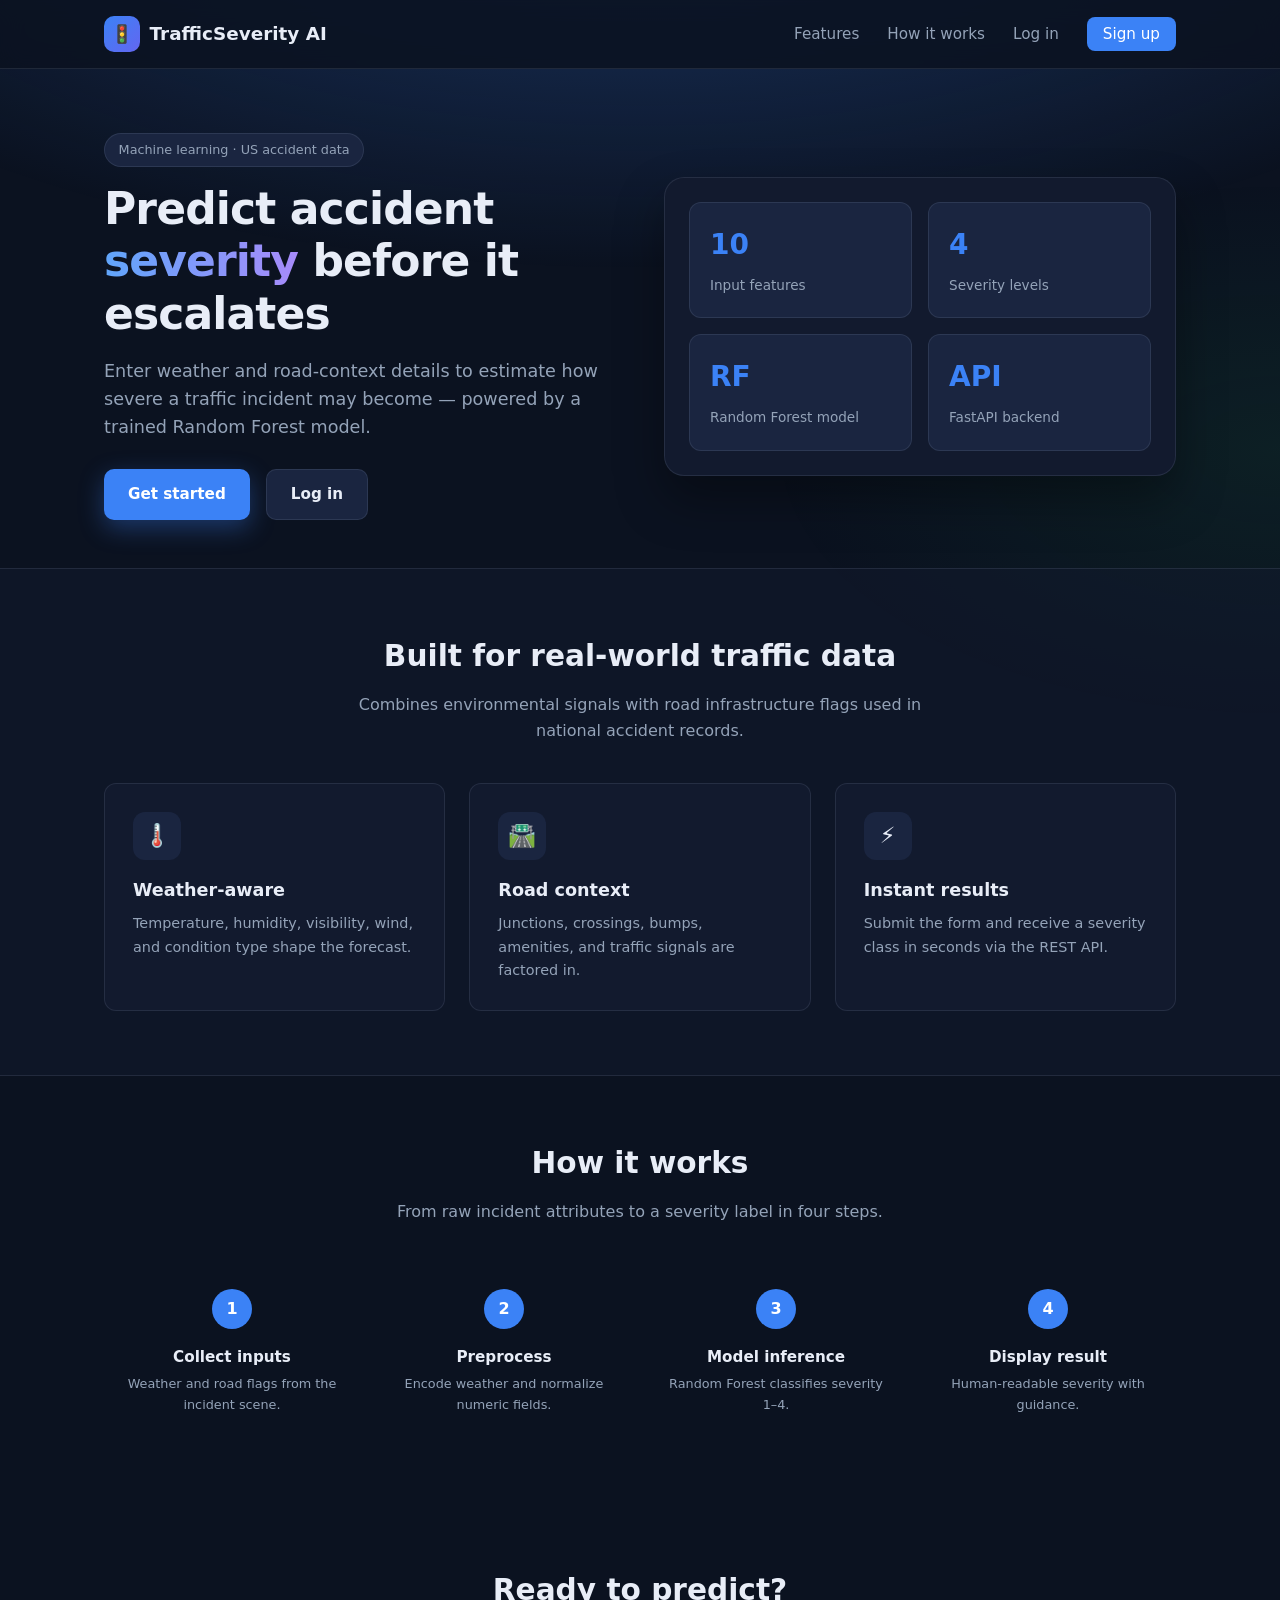
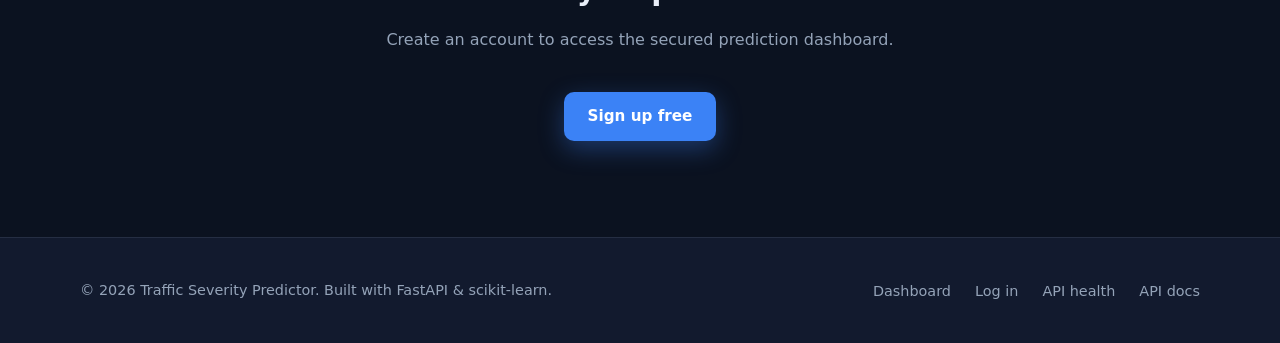
<file: index.html>
<!DOCTYPE html>
<html lang="en">
<head>
  <meta charset="UTF-8" />
  <meta name="viewport" content="width=device-width, initial-scale=1.0" />
  <meta name="description" content="Predict traffic accident severity using weather and road conditions." />
  <title>Traffic Severity Predictor</title>
  <link rel="stylesheet" href="/static/css/style.css" />
</head>
<body>
  <header class="site-header">
    <div class="header-inner">
      <a href="#" class="logo">
        <span class="logo-icon" aria-hidden="true">🚦</span>
        TrafficSeverity AI
      </a>
      <nav>
        <ul class="nav">
          <li><a href="#features">Features</a></li>
          <li><a href="#how-it-works">How it works</a></li>
          <li><a href="/login">Log in</a></li>
          <li><a href="/signup" class="nav-cta">Sign up</a></li>
        </ul>
      </nav>
    </div>
  </header>

  <main>
    <section class="hero">
      <div>
        <span class="hero-badge">Machine learning · US accident data</span>
        <h1>Predict accident <span>severity</span> before it escalates</h1>
        <p class="hero-lead">
          Enter weather and road-context details to estimate how severe a traffic incident
          may become — powered by a trained Random Forest model.
        </p>
        <div class="hero-actions">
          <a href="/signup" class="btn btn-primary">Get started</a>
          <a href="/login" class="btn btn-secondary">Log in</a>
        </div>
      </div>
      <aside class="hero-visual" aria-label="Project highlights">
        <div class="stat-grid">
          <article class="stat-card">
            <strong>10</strong>
            <span>Input features</span>
          </article>
          <article class="stat-card">
            <strong>4</strong>
            <span>Severity levels</span>
          </article>
          <article class="stat-card">
            <strong>RF</strong>
            <span>Random Forest model</span>
          </article>
          <article class="stat-card">
            <strong>API</strong>
            <span>FastAPI backend</span>
          </article>
        </div>
      </aside>
    </section>

    <section id="features" class="features">
      <div class="section-inner">
        <header class="section-header">
          <h2>Built for real-world traffic data</h2>
          <p>Combines environmental signals with road infrastructure flags used in national accident records.</p>
        </header>
        <div class="feature-grid">
          <article class="feature-card">
            <div class="feature-icon" aria-hidden="true">🌡️</div>
            <h3>Weather-aware</h3>
            <p>Temperature, humidity, visibility, wind, and condition type shape the forecast.</p>
          </article>
          <article class="feature-card">
            <div class="feature-icon" aria-hidden="true">🛣️</div>
            <h3>Road context</h3>
            <p>Junctions, crossings, bumps, amenities, and traffic signals are factored in.</p>
          </article>
          <article class="feature-card">
            <div class="feature-icon" aria-hidden="true">⚡</div>
            <h3>Instant results</h3>
            <p>Submit the form and receive a severity class in seconds via the REST API.</p>
          </article>
        </div>
      </div>
    </section>

    <section id="how-it-works">
      <div class="section-inner">
        <header class="section-header">
          <h2>How it works</h2>
          <p>From raw incident attributes to a severity label in four steps.</p>
        </header>
        <div class="steps">
          <article class="step">
            <h4>Collect inputs</h4>
            <p>Weather and road flags from the incident scene.</p>
          </article>
          <article class="step">
            <h4>Preprocess</h4>
            <p>Encode weather and normalize numeric fields.</p>
          </article>
          <article class="step">
            <h4>Model inference</h4>
            <p>Random Forest classifies severity 1–4.</p>
          </article>
          <article class="step">
            <h4>Display result</h4>
            <p>Human-readable severity with guidance.</p>
          </article>
        </div>
      </div>
    </section>

    <section class="section-inner" style="text-align:center;padding-bottom:4rem;">
      <header class="section-header">
        <h2>Ready to predict?</h2>
        <p>Create an account to access the secured prediction dashboard.</p>
      </header>
      <a href="/signup" class="btn btn-primary">Sign up free</a>
    </section>
  </main>

  <footer class="site-footer">
    <div class="footer-inner">
      <p>&copy; 2026 Traffic Severity Predictor. Built with FastAPI &amp; scikit-learn.</p>
      <ul class="footer-links">
        <li><a href="/dashboard">Dashboard</a></li>
        <li><a href="/login">Log in</a></li>
        <li><a href="/health">API health</a></li>
        <li><a href="/docs">API docs</a></li>
      </ul>
    </div>
  </footer>

</body>
</html>
</file>
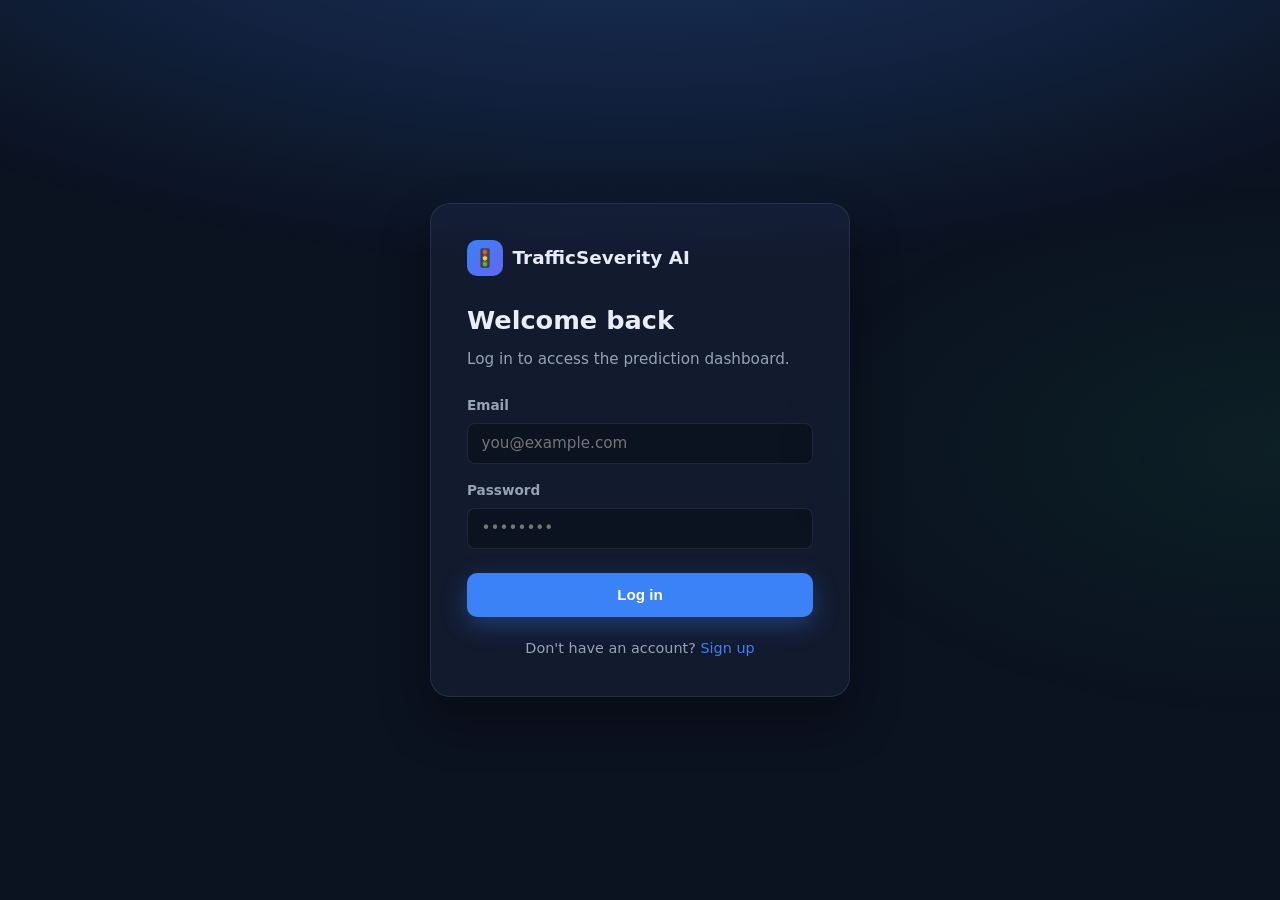
<file: login.html>
<!DOCTYPE html>
<html lang="en">
<head>
  <meta charset="UTF-8" />
  <meta name="viewport" content="width=device-width, initial-scale=1.0" />
  <title>Log in — Traffic Severity Predictor</title>
  <link rel="stylesheet" href="/static/css/style.css" />
  <link rel="stylesheet" href="/static/css/auth.css" />
</head>
<body class="auth-page">
  <main class="auth-card">
    <a href="/" class="logo auth-logo">
      <span class="logo-icon" aria-hidden="true">🚦</span>
      TrafficSeverity AI
    </a>
    <h1>Welcome back</h1>
    <p class="auth-subtitle">Log in to access the prediction dashboard.</p>

    <div id="auth-error" class="auth-alert hidden" role="alert"></div>

    <form id="login-form" class="auth-form" novalidate>
      <div class="form-group">
        <label for="email">Email</label>
        <input type="email" id="email" name="email" autocomplete="email" required placeholder="you@example.com" />
      </div>
      <div class="form-group">
        <label for="password">Password</label>
        <input type="password" id="password" name="password" autocomplete="current-password" required placeholder="••••••••" />
      </div>
      <button type="submit" class="btn btn-primary auth-submit">Log in</button>
    </form>

    <p class="auth-switch">Don't have an account? <a href="/signup">Sign up</a></p>
  </main>
  <script src="/static/js/auth.js"></script>
</body>
</html>
</file>
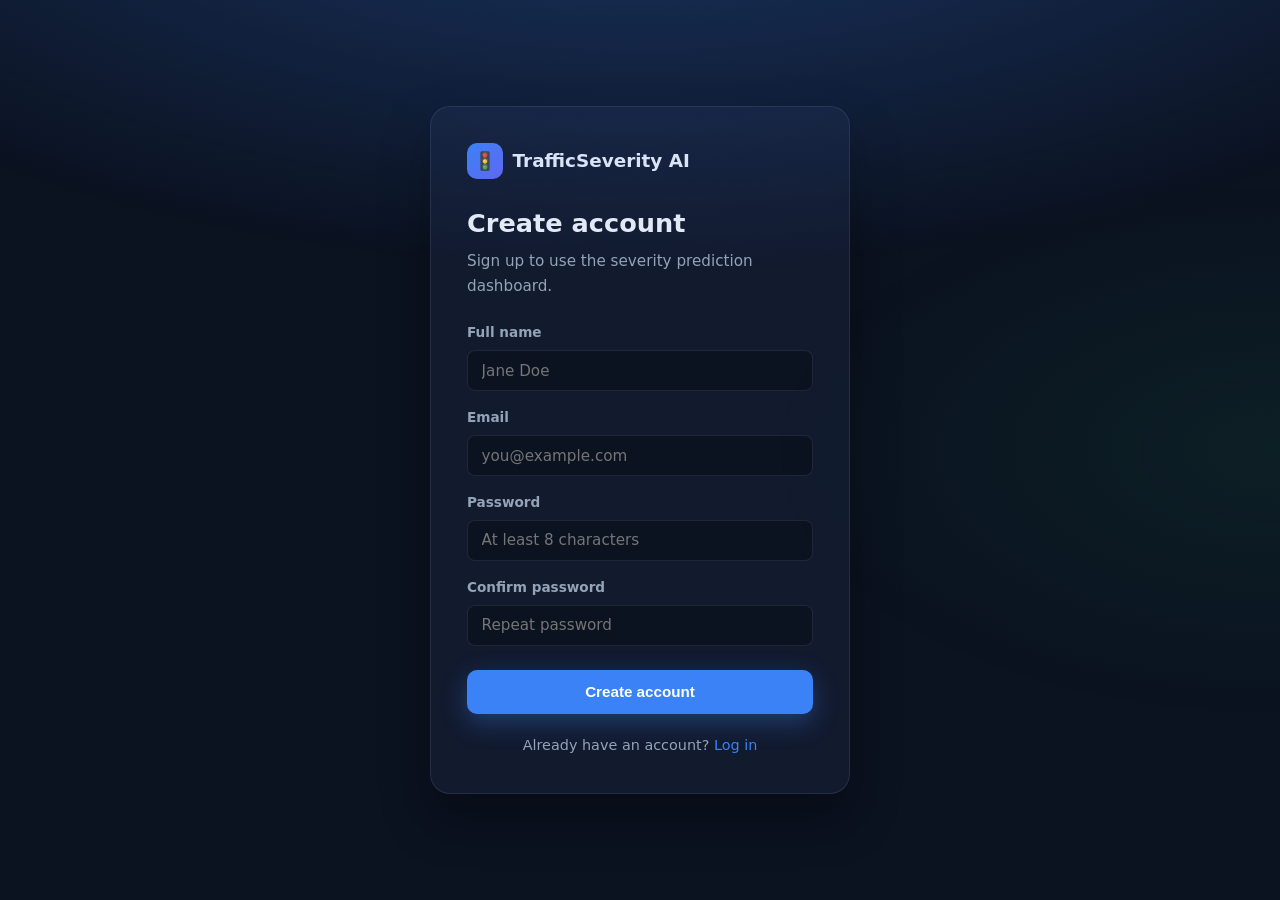
<file: signup.html>
<!DOCTYPE html>
<html lang="en">
<head>
  <meta charset="UTF-8" />
  <meta name="viewport" content="width=device-width, initial-scale=1.0" />
  <title>Sign up — Traffic Severity Predictor</title>
  <link rel="stylesheet" href="/static/css/style.css" />
  <link rel="stylesheet" href="/static/css/auth.css" />
</head>
<body class="auth-page">
  <main class="auth-card">
    <a href="/" class="logo auth-logo">
      <span class="logo-icon" aria-hidden="true">🚦</span>
      TrafficSeverity AI
    </a>
    <h1>Create account</h1>
    <p class="auth-subtitle">Sign up to use the severity prediction dashboard.</p>

    <div id="auth-error" class="auth-alert hidden" role="alert"></div>

    <form id="signup-form" class="auth-form" novalidate>
      <div class="form-group">
        <label for="name">Full name</label>
        <input type="text" id="name" name="name" autocomplete="name" required placeholder="Jane Doe" />
      </div>
      <div class="form-group">
        <label for="email">Email</label>
        <input type="email" id="email" name="email" autocomplete="email" required placeholder="you@example.com" />
      </div>
      <div class="form-group">
        <label for="password">Password</label>
        <input type="password" id="password" name="password" autocomplete="new-password" required minlength="8" placeholder="At least 8 characters" />
      </div>
      <div class="form-group">
        <label for="confirm_password">Confirm password</label>
        <input type="password" id="confirm_password" name="confirm_password" autocomplete="new-password" required minlength="8" placeholder="Repeat password" />
      </div>
      <button type="submit" class="btn btn-primary auth-submit">Create account</button>
    </form>

    <p class="auth-switch">Already have an account? <a href="/login">Log in</a></p>
  </main>
  <script src="/static/js/auth.js"></script>
</body>
</html>
</file>
<file: static/css/style.css>
/* Traffic Severity Predictor — layout & theme */

:root {
  --bg-deep: #0b1220;
  --bg-card: #121a2e;
  --bg-elevated: #1a2540;
  --text: #e8edf7;
  --text-muted: #94a3b8;
  --accent: #3b82f6;
  --accent-hover: #2563eb;
  --accent-glow: rgba(59, 130, 246, 0.35);
  --success: #22c55e;
  --warning: #f59e0b;
  --danger: #ef4444;
  --border: rgba(148, 163, 184, 0.15);
  --radius: 12px;
  --radius-lg: 20px;
  --shadow: 0 24px 48px rgba(0, 0, 0, 0.35);
  --font: "Segoe UI", system-ui, -apple-system, sans-serif;
  --max-width: 1120px;
}

*,
*::before,
*::after {
  box-sizing: border-box;
  margin: 0;
  padding: 0;
}

html {
  scroll-behavior: smooth;
}

body {
  font-family: var(--font);
  background: var(--bg-deep);
  color: var(--text);
  line-height: 1.6;
  min-height: 100vh;
}

body::before {
  content: "";
  position: fixed;
  inset: 0;
  background:
    radial-gradient(ellipse 80% 50% at 50% -20%, var(--accent-glow), transparent),
    radial-gradient(ellipse 40% 30% at 100% 50%, rgba(34, 197, 94, 0.08), transparent);
  pointer-events: none;
  z-index: 0;
}

a {
  color: var(--accent);
  text-decoration: none;
  transition: color 0.2s;
}

a:hover {
  color: #60a5fa;
}

img {
  max-width: 100%;
  display: block;
}

/* Header */
.site-header {
  position: sticky;
  top: 0;
  z-index: 100;
  background: rgba(11, 18, 32, 0.85);
  backdrop-filter: blur(12px);
  border-bottom: 1px solid var(--border);
}

.header-inner {
  max-width: var(--max-width);
  margin: 0 auto;
  padding: 1rem 1.5rem;
  display: flex;
  align-items: center;
  justify-content: space-between;
  gap: 1rem;
}

.logo {
  display: flex;
  align-items: center;
  gap: 0.6rem;
  font-weight: 700;
  font-size: 1.15rem;
  color: var(--text);
}

.logo-icon {
  width: 36px;
  height: 36px;
  background: linear-gradient(135deg, var(--accent), #6366f1);
  border-radius: 10px;
  display: grid;
  place-items: center;
  font-size: 1.1rem;
}

.nav {
  display: flex;
  gap: 1.75rem;
  list-style: none;
}

.nav a {
  color: var(--text-muted);
  font-size: 0.95rem;
  font-weight: 500;
}

.nav a:hover {
  color: var(--text);
}

.nav-cta {
  background: var(--accent);
  color: #fff !important;
  padding: 0.5rem 1rem;
  border-radius: 8px;
}

.nav-cta:hover {
  background: var(--accent-hover);
  color: #fff !important;
}

/* Hero */
.hero {
  position: relative;
  z-index: 1;
  max-width: var(--max-width);
  margin: 0 auto;
  padding: 4rem 1.5rem 3rem;
  display: grid;
  grid-template-columns: 1fr 1fr;
  gap: 3rem;
  align-items: center;
}

.hero-badge {
  display: inline-block;
  padding: 0.35rem 0.85rem;
  background: var(--bg-elevated);
  border: 1px solid var(--border);
  border-radius: 999px;
  font-size: 0.8rem;
  color: var(--text-muted);
  margin-bottom: 1rem;
}

.hero h1 {
  font-size: clamp(2rem, 4vw, 2.75rem);
  line-height: 1.2;
  font-weight: 800;
  letter-spacing: -0.02em;
  margin-bottom: 1rem;
}

.hero h1 span {
  background: linear-gradient(90deg, #60a5fa, #a78bfa);
  -webkit-background-clip: text;
  -webkit-text-fill-color: transparent;
  background-clip: text;
}

.hero-lead {
  color: var(--text-muted);
  font-size: 1.1rem;
  max-width: 32rem;
  margin-bottom: 1.75rem;
}

.hero-actions {
  display: flex;
  flex-wrap: wrap;
  gap: 1rem;
}

.btn {
  display: inline-flex;
  align-items: center;
  justify-content: center;
  gap: 0.5rem;
  padding: 0.75rem 1.5rem;
  border-radius: 10px;
  font-weight: 600;
  font-size: 0.95rem;
  border: none;
  cursor: pointer;
  transition: transform 0.15s, box-shadow 0.2s, background 0.2s;
}

.btn-primary {
  background: var(--accent);
  color: #fff;
  box-shadow: 0 8px 24px var(--accent-glow);
}

.btn-primary:hover {
  background: var(--accent-hover);
  transform: translateY(-1px);
}

.btn-secondary {
  background: var(--bg-elevated);
  color: var(--text);
  border: 1px solid var(--border);
}

.btn-secondary:hover {
  border-color: var(--accent);
  color: var(--accent);
}

.hero-visual {
  background: var(--bg-card);
  border: 1px solid var(--border);
  border-radius: var(--radius-lg);
  padding: 1.5rem;
  box-shadow: var(--shadow);
}

.stat-grid {
  display: grid;
  grid-template-columns: repeat(2, 1fr);
  gap: 1rem;
}

.stat-card {
  background: var(--bg-elevated);
  border-radius: var(--radius);
  padding: 1.25rem;
  border: 1px solid var(--border);
}

.stat-card strong {
  display: block;
  font-size: 1.75rem;
  font-weight: 800;
  color: var(--accent);
  margin-bottom: 0.25rem;
}

.stat-card span {
  font-size: 0.85rem;
  color: var(--text-muted);
}

/* Sections */
section {
  position: relative;
  z-index: 1;
}

.section-inner {
  max-width: var(--max-width);
  margin: 0 auto;
  padding: 4rem 1.5rem;
}

.section-header {
  text-align: center;
  max-width: 36rem;
  margin: 0 auto 2.5rem;
}

.section-header h2 {
  font-size: 1.85rem;
  font-weight: 700;
  margin-bottom: 0.75rem;
}

.section-header p {
  color: var(--text-muted);
}

/* Features */
.features {
  background: rgba(18, 26, 46, 0.5);
  border-block: 1px solid var(--border);
}

.feature-grid {
  display: grid;
  grid-template-columns: repeat(3, 1fr);
  gap: 1.5rem;
}

.feature-card {
  background: var(--bg-card);
  border: 1px solid var(--border);
  border-radius: var(--radius);
  padding: 1.75rem;
  transition: border-color 0.2s, transform 0.2s;
}

.feature-card:hover {
  border-color: rgba(59, 130, 246, 0.4);
  transform: translateY(-2px);
}

.feature-icon {
  width: 48px;
  height: 48px;
  background: var(--bg-elevated);
  border-radius: 12px;
  display: grid;
  place-items: center;
  font-size: 1.4rem;
  margin-bottom: 1rem;
}

.feature-card h3 {
  font-size: 1.1rem;
  margin-bottom: 0.5rem;
}

.feature-card p {
  font-size: 0.9rem;
  color: var(--text-muted);
}

/* Predictor */
.predict-section {
  padding-bottom: 5rem;
}

.predict-layout {
  display: grid;
  grid-template-columns: 1.2fr 0.8fr;
  gap: 2rem;
  align-items: start;
}

.predict-form-card {
  background: var(--bg-card);
  border: 1px solid var(--border);
  border-radius: var(--radius-lg);
  padding: 2rem;
  box-shadow: var(--shadow);
}

.predict-form-card h3 {
  font-size: 1.25rem;
  margin-bottom: 0.35rem;
}

.predict-form-card > p {
  color: var(--text-muted);
  font-size: 0.9rem;
  margin-bottom: 1.5rem;
}

.form-grid {
  display: grid;
  grid-template-columns: repeat(2, 1fr);
  gap: 1.25rem;
}

.form-group {
  display: flex;
  flex-direction: column;
  gap: 0.4rem;
}

.form-group.full-width {
  grid-column: 1 / -1;
}

.form-group label {
  font-size: 0.85rem;
  font-weight: 600;
  color: var(--text-muted);
}

.form-group input,
.form-group select {
  padding: 0.65rem 0.85rem;
  background: var(--bg-deep);
  border: 1px solid var(--border);
  border-radius: 8px;
  color: var(--text);
  font-size: 0.95rem;
  font-family: inherit;
}

.form-group input:focus,
.form-group select:focus {
  outline: none;
  border-color: var(--accent);
  box-shadow: 0 0 0 3px var(--accent-glow);
}

.checkbox-section-label {
  display: block;
  font-size: 0.85rem;
  font-weight: 600;
  color: var(--text-muted);
  margin-bottom: 0.25rem;
}

.checkbox-row {
  display: flex;
  flex-wrap: wrap;
  gap: 1rem 1.5rem;
  margin-top: 0.5rem;
}

.checkbox-label {
  display: flex;
  align-items: center;
  gap: 0.5rem;
  font-size: 0.9rem;
  color: var(--text-muted);
  cursor: pointer;
}

.checkbox-label input {
  width: 1rem;
  height: 1rem;
  accent-color: var(--accent);
}

.form-actions {
  margin-top: 1.75rem;
}

.form-actions .btn {
  width: 100%;
  padding: 0.9rem;
}

/* Result panel */
.result-panel {
  background: var(--bg-card);
  border: 1px solid var(--border);
  border-radius: var(--radius-lg);
  padding: 2rem;
  position: sticky;
  top: 6rem;
}

.result-panel h3 {
  font-size: 1.1rem;
  margin-bottom: 1rem;
}

.result-placeholder {
  text-align: center;
  padding: 2rem 1rem;
  color: var(--text-muted);
  border: 2px dashed var(--border);
  border-radius: var(--radius);
  font-size: 0.9rem;
}

.result-placeholder.hidden,
.result-content.hidden {
  display: none;
}

.result-content {
  text-align: center;
}

.severity-badge {
  display: inline-block;
  padding: 0.5rem 1.25rem;
  border-radius: 999px;
  font-weight: 700;
  font-size: 1rem;
  margin-bottom: 0.75rem;
}

.severity-1 { background: rgba(34, 197, 94, 0.2); color: var(--success); }
.severity-2 { background: rgba(59, 130, 246, 0.2); color: #60a5fa; }
.severity-3 { background: rgba(245, 158, 11, 0.2); color: var(--warning); }
.severity-4 { background: rgba(239, 68, 68, 0.2); color: var(--danger); }

.result-level {
  font-size: 1.5rem;
  font-weight: 800;
  margin-bottom: 0.5rem;
}

.result-desc {
  color: var(--text-muted);
  font-size: 0.9rem;
  line-height: 1.5;
}

.result-error {
  color: var(--danger);
  font-size: 0.9rem;
  padding: 1rem;
  background: rgba(239, 68, 68, 0.1);
  border-radius: 8px;
  border: 1px solid rgba(239, 68, 68, 0.3);
}

.result-error.hidden {
  display: none;
}

.loading {
  opacity: 0.6;
  pointer-events: none;
}

/* How it works */
.steps {
  display: grid;
  grid-template-columns: repeat(4, 1fr);
  gap: 1rem;
  counter-reset: step;
}

.step {
  text-align: center;
  padding: 1.5rem 1rem;
}

.step::before {
  counter-increment: step;
  content: counter(step);
  display: grid;
  place-items: center;
  width: 40px;
  height: 40px;
  margin: 0 auto 1rem;
  background: var(--accent);
  color: #fff;
  font-weight: 700;
  border-radius: 50%;
  font-size: 1rem;
}

.step h4 {
  font-size: 0.95rem;
  margin-bottom: 0.35rem;
}

.step p {
  font-size: 0.8rem;
  color: var(--text-muted);
}

/* Footer */
.site-footer {
  position: relative;
  z-index: 1;
  border-top: 1px solid var(--border);
  background: var(--bg-card);
  padding: 2.5rem 1.5rem;
  margin-top: 2rem;
}

.footer-inner {
  max-width: var(--max-width);
  margin: 0 auto;
  display: flex;
  flex-wrap: wrap;
  justify-content: space-between;
  align-items: center;
  gap: 1rem;
}

.footer-inner p {
  color: var(--text-muted);
  font-size: 0.9rem;
}

.footer-links {
  display: flex;
  gap: 1.5rem;
  list-style: none;
}

.footer-links a {
  color: var(--text-muted);
  font-size: 0.9rem;
}

/* Responsive */
@media (max-width: 900px) {
  .hero,
  .predict-layout,
  .feature-grid {
    grid-template-columns: 1fr;
  }

  .steps {
    grid-template-columns: repeat(2, 1fr);
  }

  .nav {
    display: none;
  }

  .result-panel {
    position: static;
  }
}

@media (max-width: 560px) {
  .form-grid,
  .stat-grid {
    grid-template-columns: 1fr;
  }

  .steps {
    grid-template-columns: 1fr;
  }
}
</file>
<file: static/css/auth.css>
.auth-page {
  min-height: 100vh;
  display: grid;
  place-items: center;
  padding: 2rem 1rem;
}

.auth-card {
  width: 100%;
  max-width: 420px;
  background: var(--bg-card);
  border: 1px solid var(--border);
  border-radius: var(--radius-lg);
  padding: 2.25rem;
  box-shadow: var(--shadow);
}

.auth-logo {
  margin-bottom: 1.5rem;
}

.auth-card h1 {
  font-size: 1.6rem;
  margin-bottom: 0.35rem;
}

.auth-subtitle {
  color: var(--text-muted);
  font-size: 0.95rem;
  margin-bottom: 1.5rem;
}

.auth-form .form-group {
  margin-bottom: 1rem;
}

.auth-submit {
  width: 100%;
  margin-top: 0.5rem;
  padding: 0.85rem;
}

.auth-switch {
  text-align: center;
  margin-top: 1.25rem;
  font-size: 0.9rem;
  color: var(--text-muted);
}

.auth-alert {
  background: rgba(239, 68, 68, 0.12);
  border: 1px solid rgba(239, 68, 68, 0.35);
  color: #fca5a5;
  padding: 0.75rem 1rem;
  border-radius: 8px;
  font-size: 0.9rem;
  margin-bottom: 1rem;
}

.auth-alert.hidden {
  display: none;
}

.auth-alert.success {
  background: rgba(34, 197, 94, 0.12);
  border-color: rgba(34, 197, 94, 0.35);
  color: #86efac;
}

.dashboard-header {
  display: flex;
  align-items: center;
  justify-content: space-between;
  gap: 1rem;
  flex-wrap: wrap;
}

.user-menu {
  display: flex;
  align-items: center;
  gap: 0.75rem;
}

.user-email {
  color: var(--text-muted);
  font-size: 0.9rem;
}

.btn-logout {
  background: transparent;
  border: 1px solid var(--border);
  color: var(--text-muted);
  padding: 0.45rem 0.9rem;
  border-radius: 8px;
  cursor: pointer;
  font-size: 0.85rem;
}

.btn-logout:hover {
  border-color: var(--danger);
  color: var(--danger);
}
</file>
